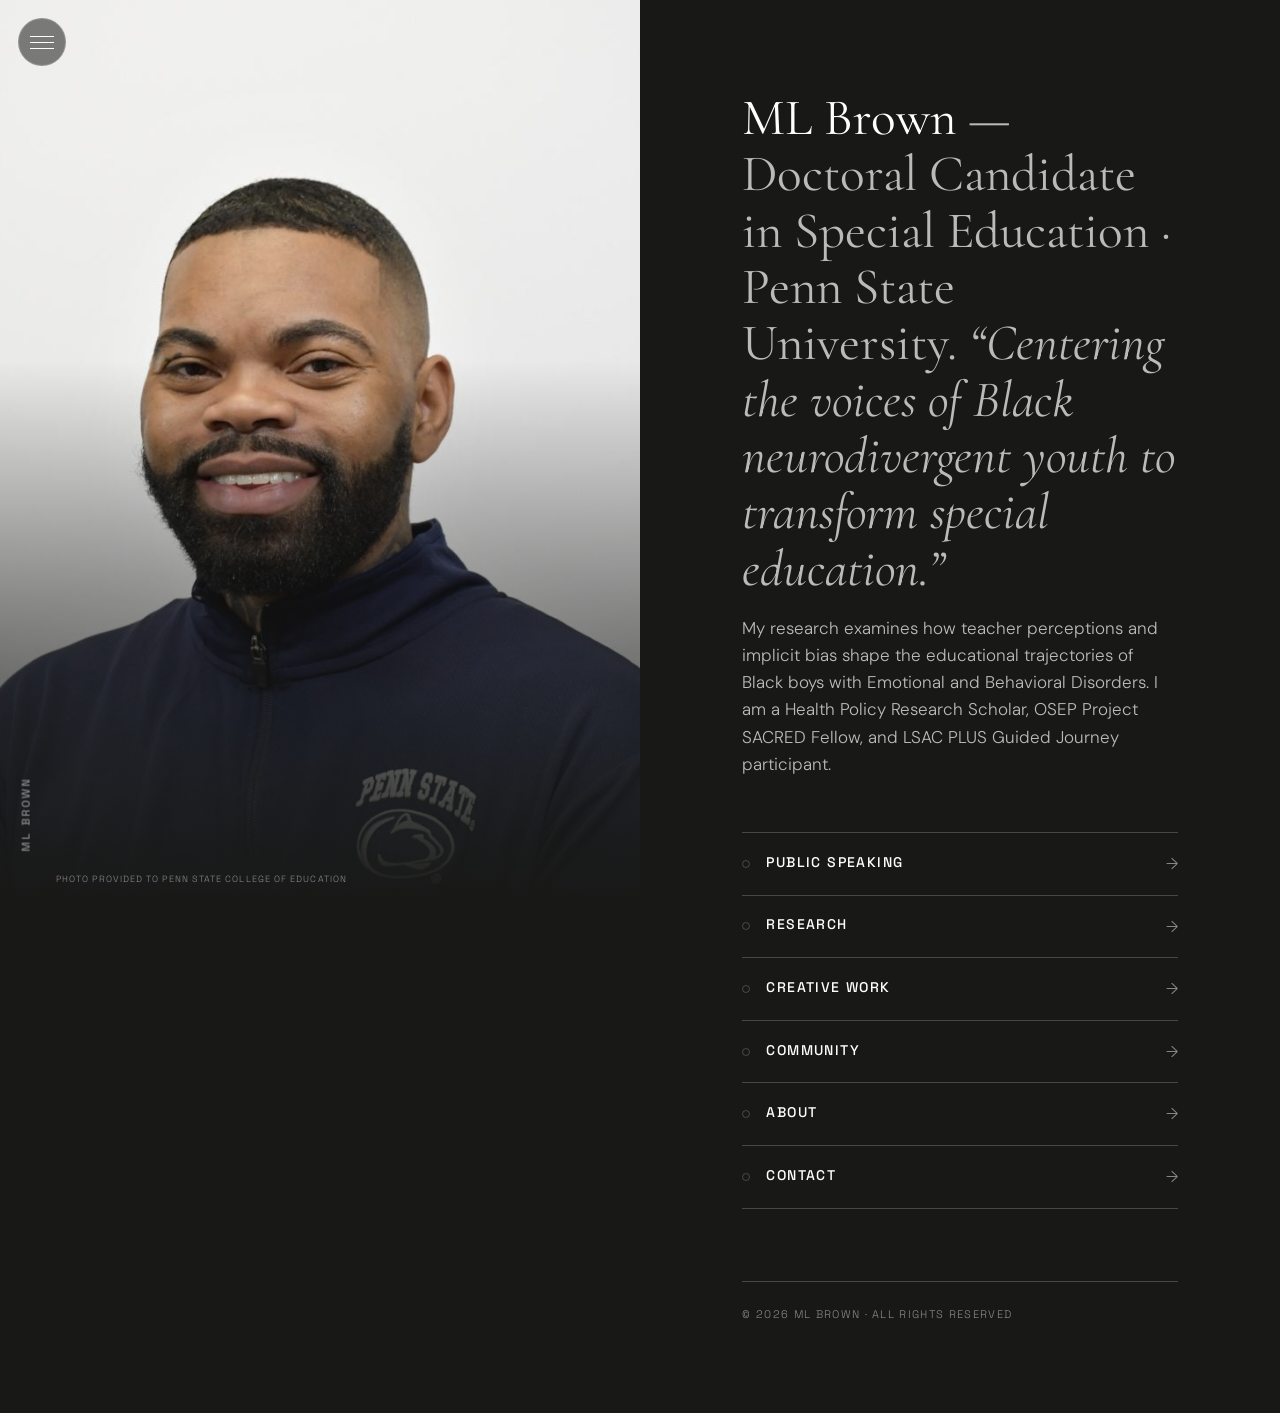
<file: index.html>
<!DOCTYPE html>
<!-- ============================================================
     INDEX.HTML — Home / Cover page
     ML Brown Portfolio · edit text directly in the marked blocks
     ============================================================ -->
<html lang="en">
<head>
  <meta charset="UTF-8">
  <meta name="viewport" content="width=device-width, initial-scale=1.0">
  <title>ML Brown — Doctoral Candidate in Special Education · Penn State University</title>
  <meta name="description" content="ML Brown is a doctoral candidate in Special Education at Penn State University — researcher, advocate, speaker, and author centering the voices of Black neurodivergent youth.">

  <!-- Fonts: Cormorant Garamond (headings) · DM Sans (body) · Space Grotesk (labels) -->
  <link rel="preconnect" href="https://fonts.googleapis.com">
  <link rel="preconnect" href="https://fonts.gstatic.com" crossorigin>
  <link href="https://fonts.googleapis.com/css2?family=Cormorant+Garamond:ital,wght@0,400;0,600;1,400&family=DM+Sans:wght@300;400;500&family=Space+Grotesk:wght@500&display=swap" rel="stylesheet">

  <link rel="stylesheet" href="styles.css">
</head>
<body>

  <!-- ========== NAVBAR (hamburger + slide-in panel) ========== -->
  <div class="navbar">
    <button id="menuButton" class="menu-button" aria-label="Open menu" aria-expanded="false">
      <span class="menu-line"></span>
      <span class="menu-line"></span>
      <span class="menu-line"></span>
    </button>
  </div>
  <div id="navOverlay" class="nav-overlay"></div>
  <nav id="navPanel" class="nav-panel" aria-label="Site navigation">
    <p class="nav-panel-label">ML Brown — Menu</p>
    <a href="index.html" class="current">Home</a>
    <a href="public-speaking.html">Public Speaking</a>
    <a href="research.html">Research</a>
    <a href="creative-work.html">Creative Work</a>
    <a href="community.html">Community</a>
    <a href="about.html">About</a>
    <a href="contact.html">Contact</a>
    <p class="nav-panel-footer">© 2026 ML Brown</p>
  </nav>

  <!-- ========== LEFT PANEL — fixed portrait ========== -->
  <div class="main-photo-wrapper">
    <img class="main-photo"
         src="images/headshot.jpg"
         alt="Portrait of ML Brown smiling in a navy Penn State quarter-zip">
    <div class="photo-area-scrim"></div>
    <p class="photo-credit">Photo provided to Penn State College of Education</p>
  </div>
  <span class="vertical-label">ML Brown</span>

  <!-- ========== RIGHT PANEL — cover content ========== -->
  <main class="content-wrapper">
    <div class="cover-page-intro">
      <!-- EDIT: name, title, and tagline -->
      <h1 class="title-large">
        <span class="text-white">ML Brown</span> — Doctoral Candidate in Special Education · Penn State University.
        <span class="italic-text">&ldquo;Centering the voices of Black neurodivergent youth to transform special education.&rdquo;</span>
      </h1>

      <!-- EDIT: bio blurb -->
      <div class="intro-text-block">
        My research examines how teacher perceptions and implicit bias shape the educational
        trajectories of Black boys with Emotional and Behavioral Disorders. I am a Health Policy
        Research Scholar, OSEP Project SACRED Fellow, and LSAC PLUS Guided Journey participant.
      </div>
    </div>

    <!-- ========== COVER MENU — the text is duplicated in two divs
         on purpose: it powers the slide-up hover reveal ========== -->
    <nav class="cover-page-menu" aria-label="Section navigation">
      <a class="cover-page-link" href="public-speaking.html">
        <div class="cover-link-circle"></div>
        <div class="link-text">
          <div class="link-text-inner">
            <div class="title-small">Public Speaking</div>
            <div class="title-small">Public Speaking</div>
          </div>
        </div>
        <span class="cover-link-arrow">&rarr;</span>
      </a>
      <a class="cover-page-link" href="research.html">
        <div class="cover-link-circle"></div>
        <div class="link-text">
          <div class="link-text-inner">
            <div class="title-small">Research</div>
            <div class="title-small">Research</div>
          </div>
        </div>
        <span class="cover-link-arrow">&rarr;</span>
      </a>
      <a class="cover-page-link" href="creative-work.html">
        <div class="cover-link-circle"></div>
        <div class="link-text">
          <div class="link-text-inner">
            <div class="title-small">Creative Work</div>
            <div class="title-small">Creative Work</div>
          </div>
        </div>
        <span class="cover-link-arrow">&rarr;</span>
      </a>
      <a class="cover-page-link" href="community.html">
        <div class="cover-link-circle"></div>
        <div class="link-text">
          <div class="link-text-inner">
            <div class="title-small">Community</div>
            <div class="title-small">Community</div>
          </div>
        </div>
        <span class="cover-link-arrow">&rarr;</span>
      </a>
      <a class="cover-page-link" href="about.html">
        <div class="cover-link-circle"></div>
        <div class="link-text">
          <div class="link-text-inner">
            <div class="title-small">About</div>
            <div class="title-small">About</div>
          </div>
        </div>
        <span class="cover-link-arrow">&rarr;</span>
      </a>
      <a class="cover-page-link" href="contact.html">
        <div class="cover-link-circle"></div>
        <div class="link-text">
          <div class="link-text-inner">
            <div class="title-small">Contact</div>
            <div class="title-small">Contact</div>
          </div>
        </div>
        <span class="cover-link-arrow">&rarr;</span>
      </a>
    </nav>

    <footer class="site-footer">© 2026 ML Brown · All Rights Reserved</footer>
  </main>

  <!-- ========== BACK TO TOP ========== -->
  <button id="backToTop" class="back-to-top" aria-label="Back to top">&uarr;</button>

  <script src="script.js"></script>
</body>
</html>
</file>
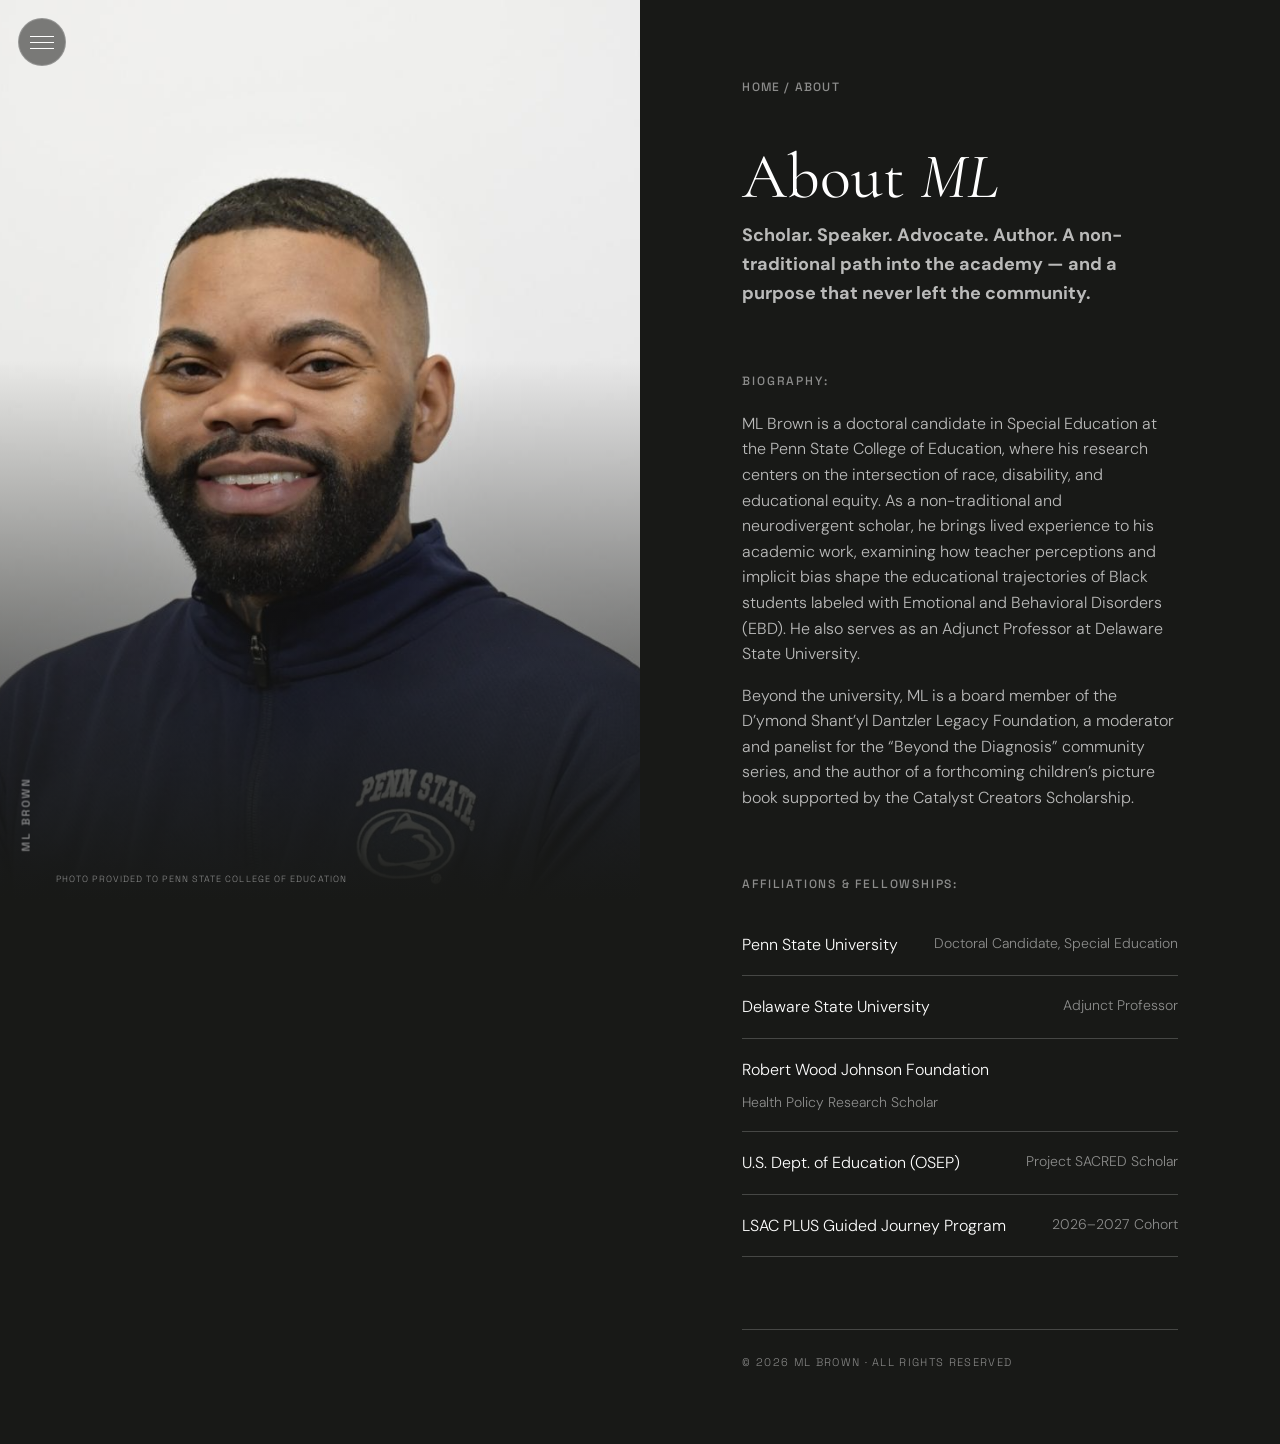
<file: about.html>
<!DOCTYPE html>
<!-- ============================================================
     ABOUT.HTML — About ML Brown
     (This page exists because the home cover menu links to it.)
     ============================================================ -->
<html lang="en">
<head>
  <meta charset="UTF-8">
  <meta name="viewport" content="width=device-width, initial-scale=1.0">
  <title>About — ML Brown</title>
  <meta name="description" content="About ML Brown — doctoral candidate in Special Education at Penn State University, adjunct professor, researcher, advocate, and author.">

  <link rel="preconnect" href="https://fonts.googleapis.com">
  <link rel="preconnect" href="https://fonts.gstatic.com" crossorigin>
  <link href="https://fonts.googleapis.com/css2?family=Cormorant+Garamond:ital,wght@0,400;0,600;1,400&family=DM+Sans:wght@300;400;500&family=Space+Grotesk:wght@500&display=swap" rel="stylesheet">

  <link rel="stylesheet" href="styles.css">
</head>
<body>

  <!-- ========== NAVBAR ========== -->
  <div class="navbar">
    <button id="menuButton" class="menu-button" aria-label="Open menu" aria-expanded="false">
      <span class="menu-line"></span>
      <span class="menu-line"></span>
      <span class="menu-line"></span>
    </button>
  </div>
  <div id="navOverlay" class="nav-overlay"></div>
  <nav id="navPanel" class="nav-panel" aria-label="Site navigation">
    <p class="nav-panel-label">ML Brown — Menu</p>
    <a href="index.html">Home</a>
    <a href="public-speaking.html">Public Speaking</a>
    <a href="research.html">Research</a>
    <a href="creative-work.html">Creative Work</a>
    <a href="community.html">Community</a>
    <a href="about.html" class="current">About</a>
    <a href="contact.html">Contact</a>
    <p class="nav-panel-footer">© 2026 ML Brown</p>
  </nav>

  <!-- ========== LEFT PANEL ========== -->
  <div class="main-photo-wrapper">
    <img class="main-photo"
         src="images/headshot.jpg"
         alt="Portrait of ML Brown smiling in a navy Penn State quarter-zip">
    <div class="photo-area-scrim"></div>
    <p class="photo-credit">Photo provided to Penn State College of Education</p>
  </div>
  <span class="vertical-label">ML Brown</span>

  <!-- ========== RIGHT PANEL ========== -->
  <main class="content-wrapper inner-page">
    <div class="breadcrumb-bar">
      <a href="index.html">Home</a> / About
    </div>

    <div class="page-title">
      <h1 class="title-huge">About <span class="italic-text">ML</span></h1>
      <h2 class="large-text">
        Scholar. Speaker. Advocate. Author. A non-traditional path into the academy —
        and a purpose that never left the community.
      </h2>
    </div>

    <!-- ========== BIO ========== -->
    <div class="section">
      <p class="accent-label">Biography:</p>
      <p style="max-width: 620px;">
        ML Brown is a doctoral candidate in Special Education at the Penn State College of
        Education, where his research centers on the intersection of race, disability, and
        educational equity. As a non-traditional and neurodivergent scholar, he brings lived
        experience to his academic work, examining how teacher perceptions and implicit bias
        shape the educational trajectories of Black students labeled with Emotional and
        Behavioral Disorders (EBD). He also serves as an Adjunct Professor at Delaware State
        University.
      </p>
      <p style="max-width: 620px; margin-top: 16px;">
        Beyond the university, ML is a board member of the D&rsquo;ymond Shant&rsquo;yl Dantzler
        Legacy Foundation, a moderator and panelist for the &ldquo;Beyond the Diagnosis&rdquo;
        community series, and the author of a forthcoming children&rsquo;s picture book
        supported by the Catalyst Creators Scholarship.
      </p>
    </div>

    <!-- ========== AFFILIATIONS ========== -->
    <div class="section">
      <p class="accent-label">Affiliations &amp; Fellowships:</p>
      <div class="event-item">
        <span class="event-name">Penn State University</span>
        <span class="event-meta">Doctoral Candidate, Special Education</span>
      </div>
      <div class="event-item">
        <span class="event-name">Delaware State University</span>
        <span class="event-meta">Adjunct Professor</span>
      </div>
      <div class="event-item">
        <span class="event-name">Robert Wood Johnson Foundation</span>
        <span class="event-meta">Health Policy Research Scholar</span>
      </div>
      <div class="event-item">
        <span class="event-name">U.S. Dept. of Education (OSEP)</span>
        <span class="event-meta">Project SACRED Scholar</span>
      </div>
      <div class="event-item">
        <span class="event-name">LSAC PLUS Guided Journey Program</span>
        <span class="event-meta">2026–2027 Cohort</span>
      </div>
    </div>

    <footer class="site-footer">© 2026 ML Brown · All Rights Reserved</footer>
  </main>

  <button id="backToTop" class="back-to-top" aria-label="Back to top">&uarr;</button>
  <script src="script.js"></script>
</body>
</html>
</file>
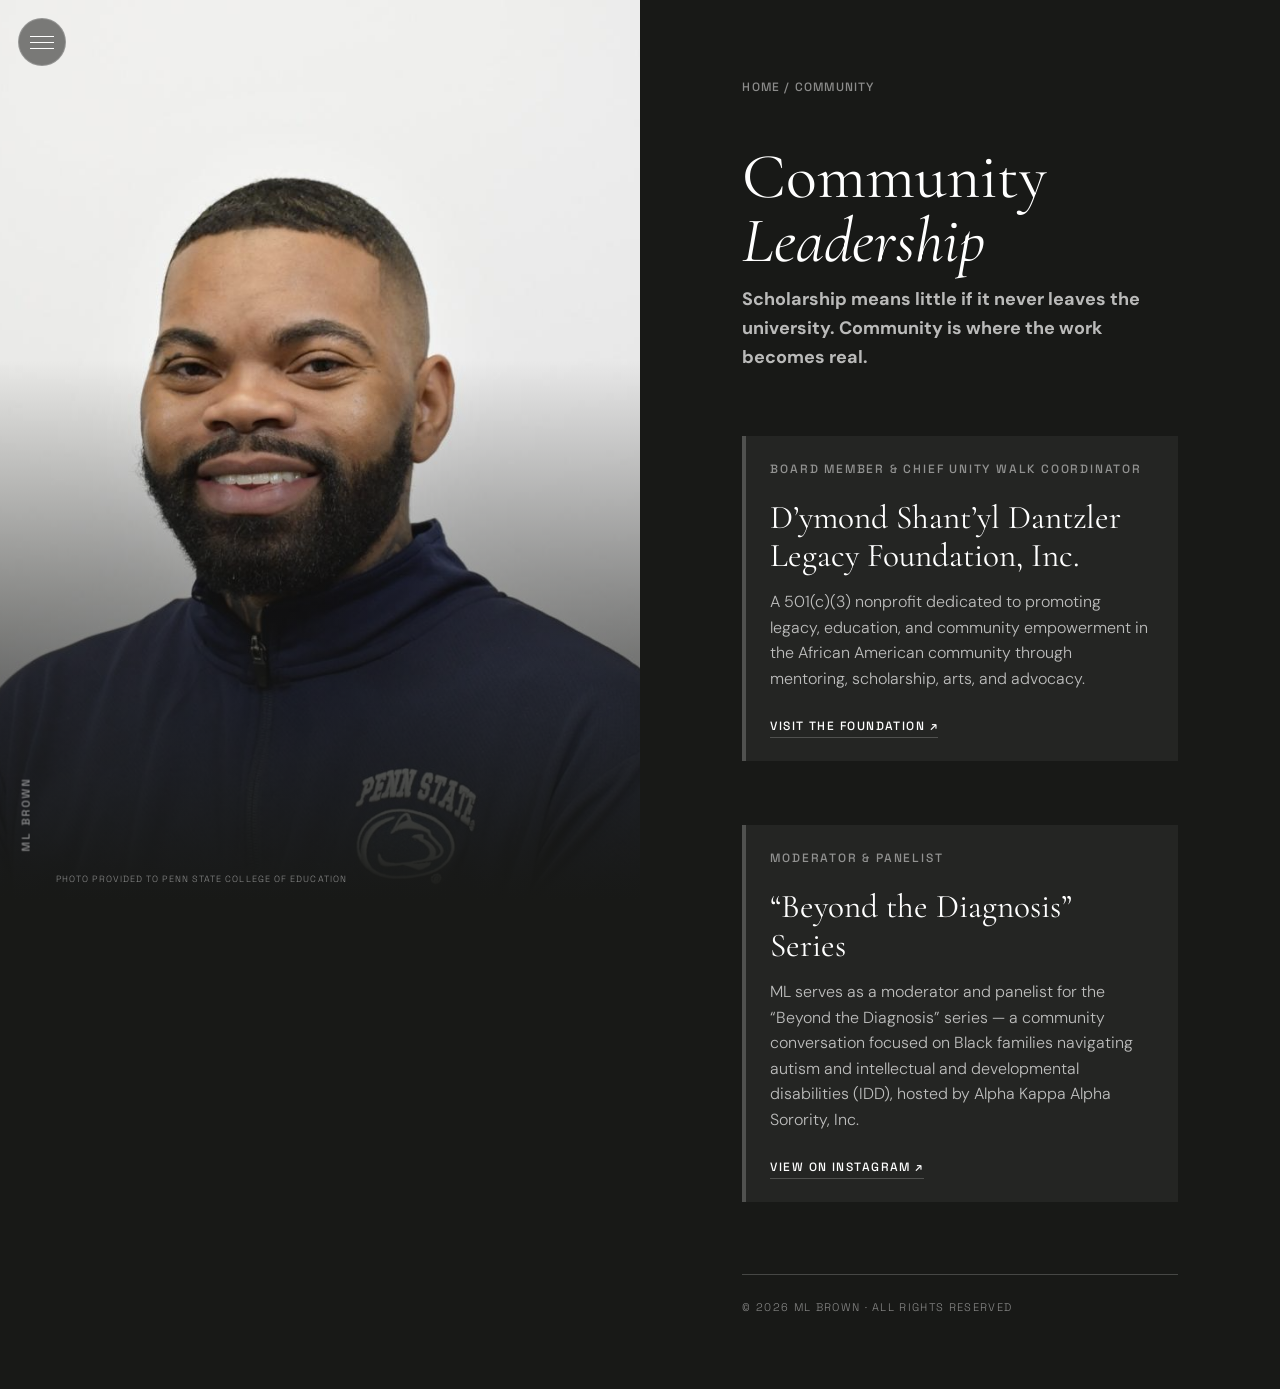
<file: community.html>
<!DOCTYPE html>
<!-- ============================================================
     COMMUNITY.HTML — Community Leadership & Advocacy
     ============================================================ -->
<html lang="en">
<head>
  <meta charset="UTF-8">
  <meta name="viewport" content="width=device-width, initial-scale=1.0">
  <title>Community — ML Brown</title>
  <meta name="description" content="ML Brown's community leadership: DSD Legacy Foundation board service and the Beyond the Diagnosis community conversation series.">

  <link rel="preconnect" href="https://fonts.googleapis.com">
  <link rel="preconnect" href="https://fonts.gstatic.com" crossorigin>
  <link href="https://fonts.googleapis.com/css2?family=Cormorant+Garamond:ital,wght@0,400;0,600;1,400&family=DM+Sans:wght@300;400;500&family=Space+Grotesk:wght@500&display=swap" rel="stylesheet">

  <link rel="stylesheet" href="styles.css">
</head>
<body>

  <!-- ========== NAVBAR ========== -->
  <div class="navbar">
    <button id="menuButton" class="menu-button" aria-label="Open menu" aria-expanded="false">
      <span class="menu-line"></span>
      <span class="menu-line"></span>
      <span class="menu-line"></span>
    </button>
  </div>
  <div id="navOverlay" class="nav-overlay"></div>
  <nav id="navPanel" class="nav-panel" aria-label="Site navigation">
    <p class="nav-panel-label">ML Brown — Menu</p>
    <a href="index.html">Home</a>
    <a href="public-speaking.html">Public Speaking</a>
    <a href="research.html">Research</a>
    <a href="creative-work.html">Creative Work</a>
    <a href="community.html" class="current">Community</a>
    <a href="about.html">About</a>
    <a href="contact.html">Contact</a>
    <p class="nav-panel-footer">© 2026 ML Brown</p>
  </nav>

  <!-- ========== LEFT PANEL ========== -->
  <div class="main-photo-wrapper">
    <img class="main-photo"
         src="images/headshot.jpg"
         alt="Portrait of ML Brown smiling in a navy Penn State quarter-zip">
    <div class="photo-area-scrim"></div>
    <p class="photo-credit">Photo provided to Penn State College of Education</p>
  </div>
  <span class="vertical-label">ML Brown</span>

  <!-- ========== RIGHT PANEL ========== -->
  <main class="content-wrapper inner-page">
    <div class="breadcrumb-bar">
      <a href="index.html">Home</a> / Community
    </div>

    <div class="page-title">
      <h1 class="title-huge">Community <span class="italic-text">Leadership</span></h1>
      <h2 class="large-text">
        Scholarship means little if it never leaves the university. Community is where the
        work becomes real.
      </h2>
    </div>

    <!-- ========== DSD LEGACY FOUNDATION ========== -->
    <div class="section">
      <div class="card card-accent-left">
        <p class="accent-label">Board Member &amp; Chief Unity Walk Coordinator</p>
        <h3 class="title-medium">D&rsquo;ymond Shant&rsquo;yl Dantzler Legacy Foundation, Inc.</h3>
        <p style="margin-top: 14px; max-width: 640px;">
          A 501(c)(3) nonprofit dedicated to promoting legacy, education, and community
          empowerment in the African American community through mentoring, scholarship,
          arts, and advocacy.
        </p>
        <p style="margin-top: 20px;">
          <a class="text-link" href="https://www.dsdlegacyfoundation.com" target="_blank" rel="noopener">Visit the Foundation &nearr;</a>
        </p>
      </div>
    </div>

    <!-- ========== BEYOND THE DIAGNOSIS ========== -->
    <div class="section">
      <div class="card card-accent-left">
        <p class="accent-label">Moderator &amp; Panelist</p>
        <h3 class="title-medium">&ldquo;Beyond the Diagnosis&rdquo; Series</h3>
        <p style="margin-top: 14px; max-width: 640px;">
          ML serves as a moderator and panelist for the &ldquo;Beyond the Diagnosis&rdquo;
          series — a community conversation focused on Black families navigating autism and
          intellectual and developmental disabilities (IDD), hosted by Alpha Kappa Alpha
          Sorority, Inc.
        </p>
        <p style="margin-top: 20px;">
          <a class="text-link" href="https://www.instagram.com/p/DY5OFkAE56u/" target="_blank" rel="noopener">View on Instagram &nearr;</a>
        </p>
      </div>
    </div>

    <footer class="site-footer">© 2026 ML Brown · All Rights Reserved</footer>
  </main>

  <button id="backToTop" class="back-to-top" aria-label="Back to top">&uarr;</button>
  <script src="script.js"></script>
</body>
</html>
</file>
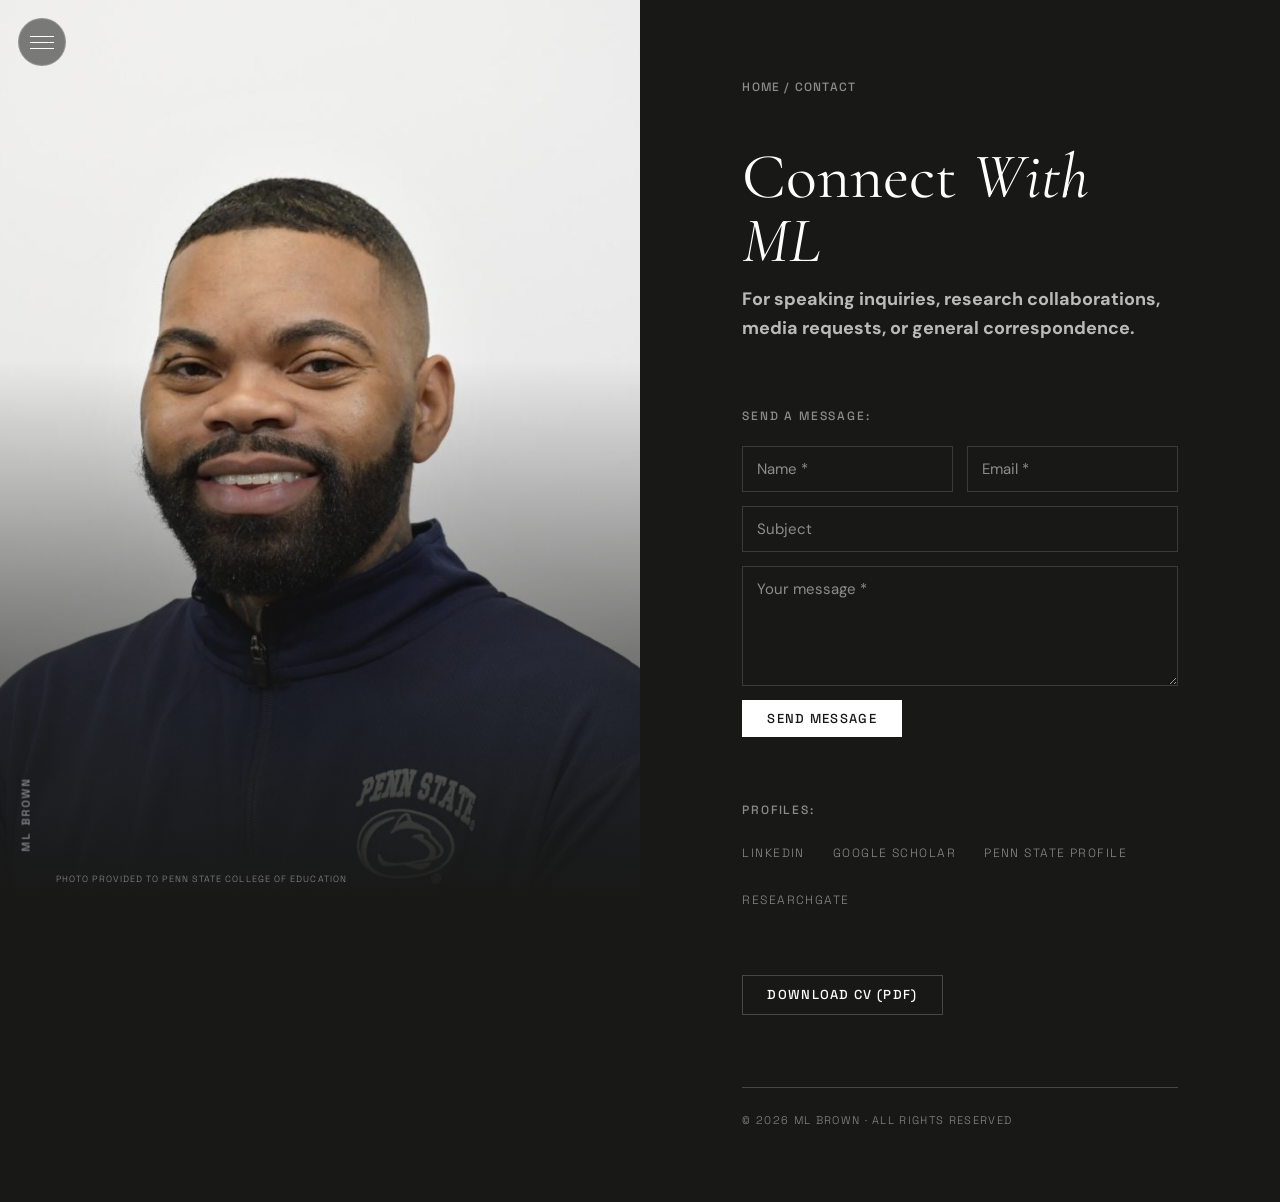
<file: contact.html>
<!DOCTYPE html>
<!-- ============================================================
     CONTACT.HTML — Connect With ML
     ============================================================ -->
<html lang="en">
<head>
  <meta charset="UTF-8">
  <meta name="viewport" content="width=device-width, initial-scale=1.0">
  <title>Contact — ML Brown</title>
  <meta name="description" content="Connect with ML Brown for speaking inquiries, research collaborations, media requests, or general correspondence.">

  <link rel="preconnect" href="https://fonts.googleapis.com">
  <link rel="preconnect" href="https://fonts.gstatic.com" crossorigin>
  <link href="https://fonts.googleapis.com/css2?family=Cormorant+Garamond:ital,wght@0,400;0,600;1,400&family=DM+Sans:wght@300;400;500&family=Space+Grotesk:wght@500&display=swap" rel="stylesheet">

  <link rel="stylesheet" href="styles.css">
</head>
<body>

  <!-- ========== NAVBAR ========== -->
  <div class="navbar">
    <button id="menuButton" class="menu-button" aria-label="Open menu" aria-expanded="false">
      <span class="menu-line"></span>
      <span class="menu-line"></span>
      <span class="menu-line"></span>
    </button>
  </div>
  <div id="navOverlay" class="nav-overlay"></div>
  <nav id="navPanel" class="nav-panel" aria-label="Site navigation">
    <p class="nav-panel-label">ML Brown — Menu</p>
    <a href="index.html">Home</a>
    <a href="public-speaking.html">Public Speaking</a>
    <a href="research.html">Research</a>
    <a href="creative-work.html">Creative Work</a>
    <a href="community.html">Community</a>
    <a href="about.html">About</a>
    <a href="contact.html" class="current">Contact</a>
    <p class="nav-panel-footer">© 2026 ML Brown</p>
  </nav>

  <!-- ========== LEFT PANEL ========== -->
  <div class="main-photo-wrapper">
    <img class="main-photo"
         src="images/headshot.jpg"
         alt="Portrait of ML Brown smiling in a navy Penn State quarter-zip">
    <div class="photo-area-scrim"></div>
    <p class="photo-credit">Photo provided to Penn State College of Education</p>
  </div>
  <span class="vertical-label">ML Brown</span>

  <!-- ========== RIGHT PANEL ========== -->
  <main class="content-wrapper inner-page">
    <div class="breadcrumb-bar">
      <a href="index.html">Home</a> / Contact
    </div>

    <div class="page-title">
      <h1 class="title-huge">Connect <span class="italic-text">With ML</span></h1>
      <h2 class="large-text">
        For speaking inquiries, research collaborations, media requests, or general
        correspondence.
      </h2>
    </div>

    <!-- ========== CONTACT FORM ========== -->
    <div class="section">
      <p class="accent-label">Send a Message:</p>
      <!-- Front-end only; see script.js for how to connect a form service -->
      <form class="form-grid" data-confirm="contactConfirm">
        <input type="text" name="name" class="form-field" placeholder="Name *" required>
        <input type="email" name="email" class="form-field" placeholder="Email *" required>
        <input type="text" name="subject" class="form-field full-width" placeholder="Subject">
        <textarea name="message" class="form-field full-width" placeholder="Your message *" required></textarea>
        <div class="full-width">
          <button type="submit" class="submit-button">Send Message</button>
          <p id="contactConfirm" class="form-confirm">Thank you — your message has been received.</p>
        </div>
      </form>
    </div>

    <!-- ========== PROFILE LINKS ========== -->
    <div class="section">
      <p class="accent-label">Profiles:</p>
      <!-- EDIT: replace # with real profile URLs when available -->
      <div class="links-row">
        <a href="#">LinkedIn</a>
        <a href="#">Google Scholar</a>
        <a href="#">Penn State Profile</a>
        <a href="#">ResearchGate</a>
      </div>
    </div>

    <!-- ========== CV DOWNLOAD ========== -->
    <div class="section">
      <!-- EDIT: point href at the CV PDF when available -->
      <a href="#" class="outline-button">Download CV (PDF)</a>
    </div>

    <footer class="site-footer">© 2026 ML Brown · All Rights Reserved</footer>
  </main>

  <button id="backToTop" class="back-to-top" aria-label="Back to top">&uarr;</button>
  <script src="script.js"></script>
</body>
</html>
</file>
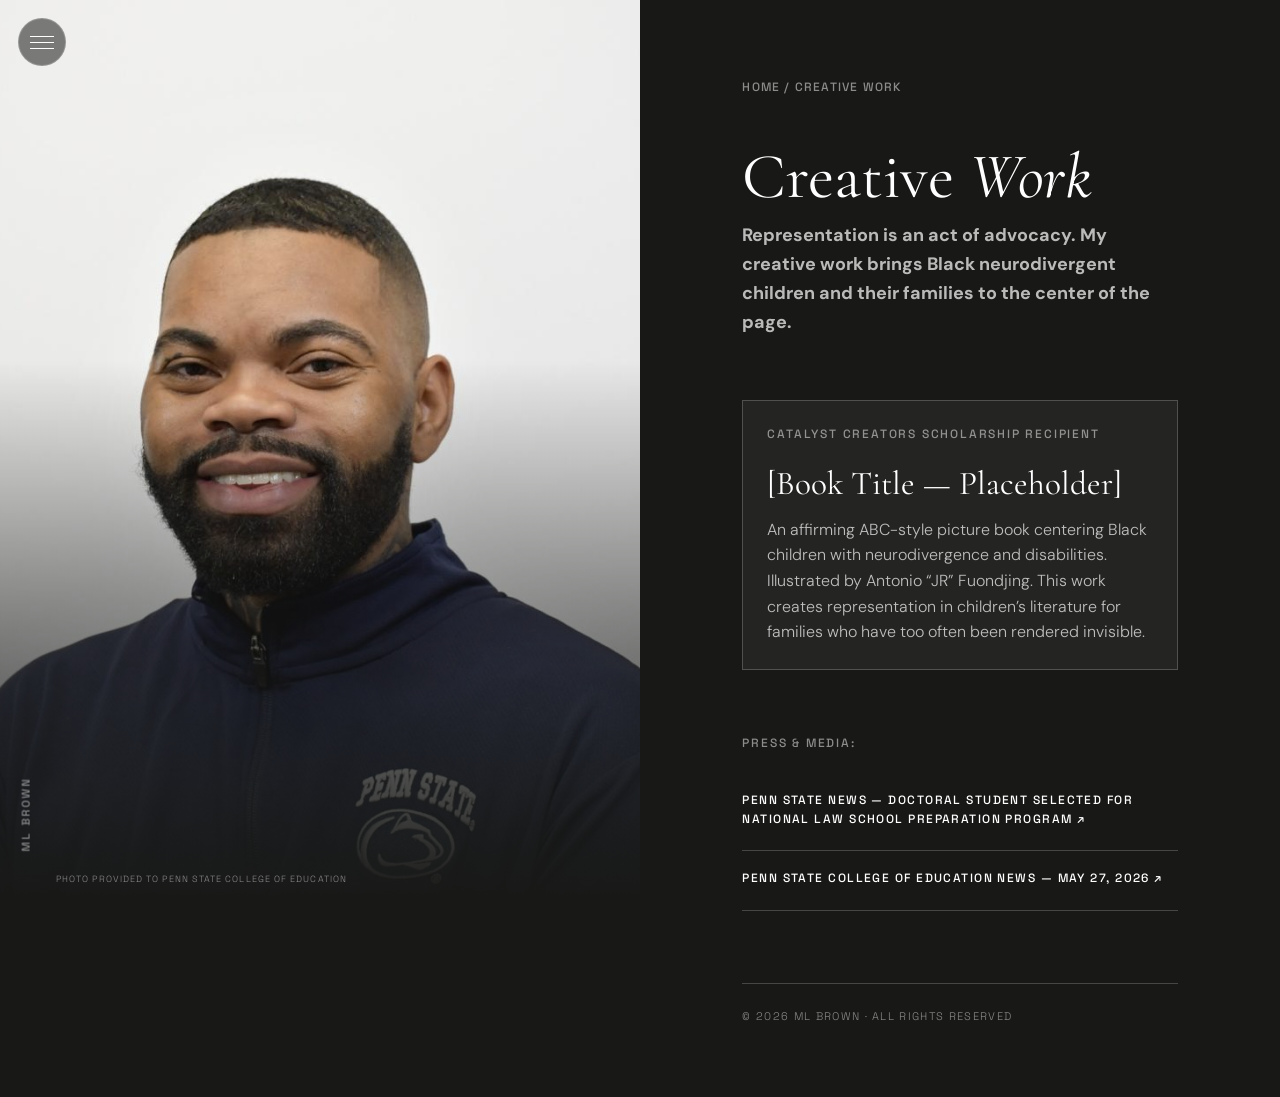
<file: creative-work.html>
<!DOCTYPE html>
<!-- ============================================================
     CREATIVE-WORK.HTML — Creative Work & Authorship
     ============================================================ -->
<html lang="en">
<head>
  <meta charset="UTF-8">
  <meta name="viewport" content="width=device-width, initial-scale=1.0">
  <title>Creative Work — ML Brown</title>
  <meta name="description" content="ML Brown's creative work, including an affirming ABC-style picture book centering Black children with neurodivergence and disabilities.">

  <link rel="preconnect" href="https://fonts.googleapis.com">
  <link rel="preconnect" href="https://fonts.gstatic.com" crossorigin>
  <link href="https://fonts.googleapis.com/css2?family=Cormorant+Garamond:ital,wght@0,400;0,600;1,400&family=DM+Sans:wght@300;400;500&family=Space+Grotesk:wght@500&display=swap" rel="stylesheet">

  <link rel="stylesheet" href="styles.css">
</head>
<body>

  <!-- ========== NAVBAR ========== -->
  <div class="navbar">
    <button id="menuButton" class="menu-button" aria-label="Open menu" aria-expanded="false">
      <span class="menu-line"></span>
      <span class="menu-line"></span>
      <span class="menu-line"></span>
    </button>
  </div>
  <div id="navOverlay" class="nav-overlay"></div>
  <nav id="navPanel" class="nav-panel" aria-label="Site navigation">
    <p class="nav-panel-label">ML Brown — Menu</p>
    <a href="index.html">Home</a>
    <a href="public-speaking.html">Public Speaking</a>
    <a href="research.html">Research</a>
    <a href="creative-work.html" class="current">Creative Work</a>
    <a href="community.html">Community</a>
    <a href="about.html">About</a>
    <a href="contact.html">Contact</a>
    <p class="nav-panel-footer">© 2026 ML Brown</p>
  </nav>

  <!-- ========== LEFT PANEL ========== -->
  <div class="main-photo-wrapper">
    <img class="main-photo"
         src="images/headshot.jpg"
         alt="Portrait of ML Brown smiling in a navy Penn State quarter-zip">
    <div class="photo-area-scrim"></div>
    <p class="photo-credit">Photo provided to Penn State College of Education</p>
  </div>
  <span class="vertical-label">ML Brown</span>

  <!-- ========== RIGHT PANEL ========== -->
  <main class="content-wrapper inner-page">
    <div class="breadcrumb-bar">
      <a href="index.html">Home</a> / Creative Work
    </div>

    <div class="page-title">
      <h1 class="title-huge">Creative <span class="italic-text">Work</span></h1>
      <h2 class="large-text">
        Representation is an act of advocacy. My creative work brings Black neurodivergent
        children and their families to the center of the page.
      </h2>
    </div>

    <!-- ========== PICTURE BOOK FEATURE ========== -->
    <div class="section">
      <div class="card">
        <p class="accent-label">Catalyst Creators Scholarship Recipient</p>
        <!-- EDIT: replace with the real book title when announced -->
        <h3 class="title-medium">[Book Title — Placeholder]</h3>
        <p style="margin-top: 14px; max-width: 640px;">
          An affirming ABC-style picture book centering Black children with neurodivergence and
          disabilities. Illustrated by Antonio &ldquo;JR&rdquo; Fuondjing. This work creates
          representation in children&rsquo;s literature for families who have too often been
          rendered invisible.
        </p>
      </div>
    </div>

    <!-- ========== PRESS / MEDIA ========== -->
    <div class="section">
      <p class="accent-label">Press &amp; Media:</p>
      <div class="event-item">
        <a class="event-name text-link" style="border: none;"
           href="https://www.psu.edu/news/education/story/doctoral-student-selected-national-law-school-preparation-program"
           target="_blank" rel="noopener">
          Penn State News — Doctoral student selected for national law school preparation program &nearr;
        </a>
      </div>
      <div class="event-item">
        <a class="event-name text-link" style="border: none;"
           href="https://www.psu.edu/news/education/story/college-education-news-may-27-2026"
           target="_blank" rel="noopener">
          Penn State College of Education News — May 27, 2026 &nearr;
        </a>
      </div>
    </div>

    <footer class="site-footer">© 2026 ML Brown · All Rights Reserved</footer>
  </main>

  <button id="backToTop" class="back-to-top" aria-label="Back to top">&uarr;</button>
  <script src="script.js"></script>
</body>
</html>
</file>
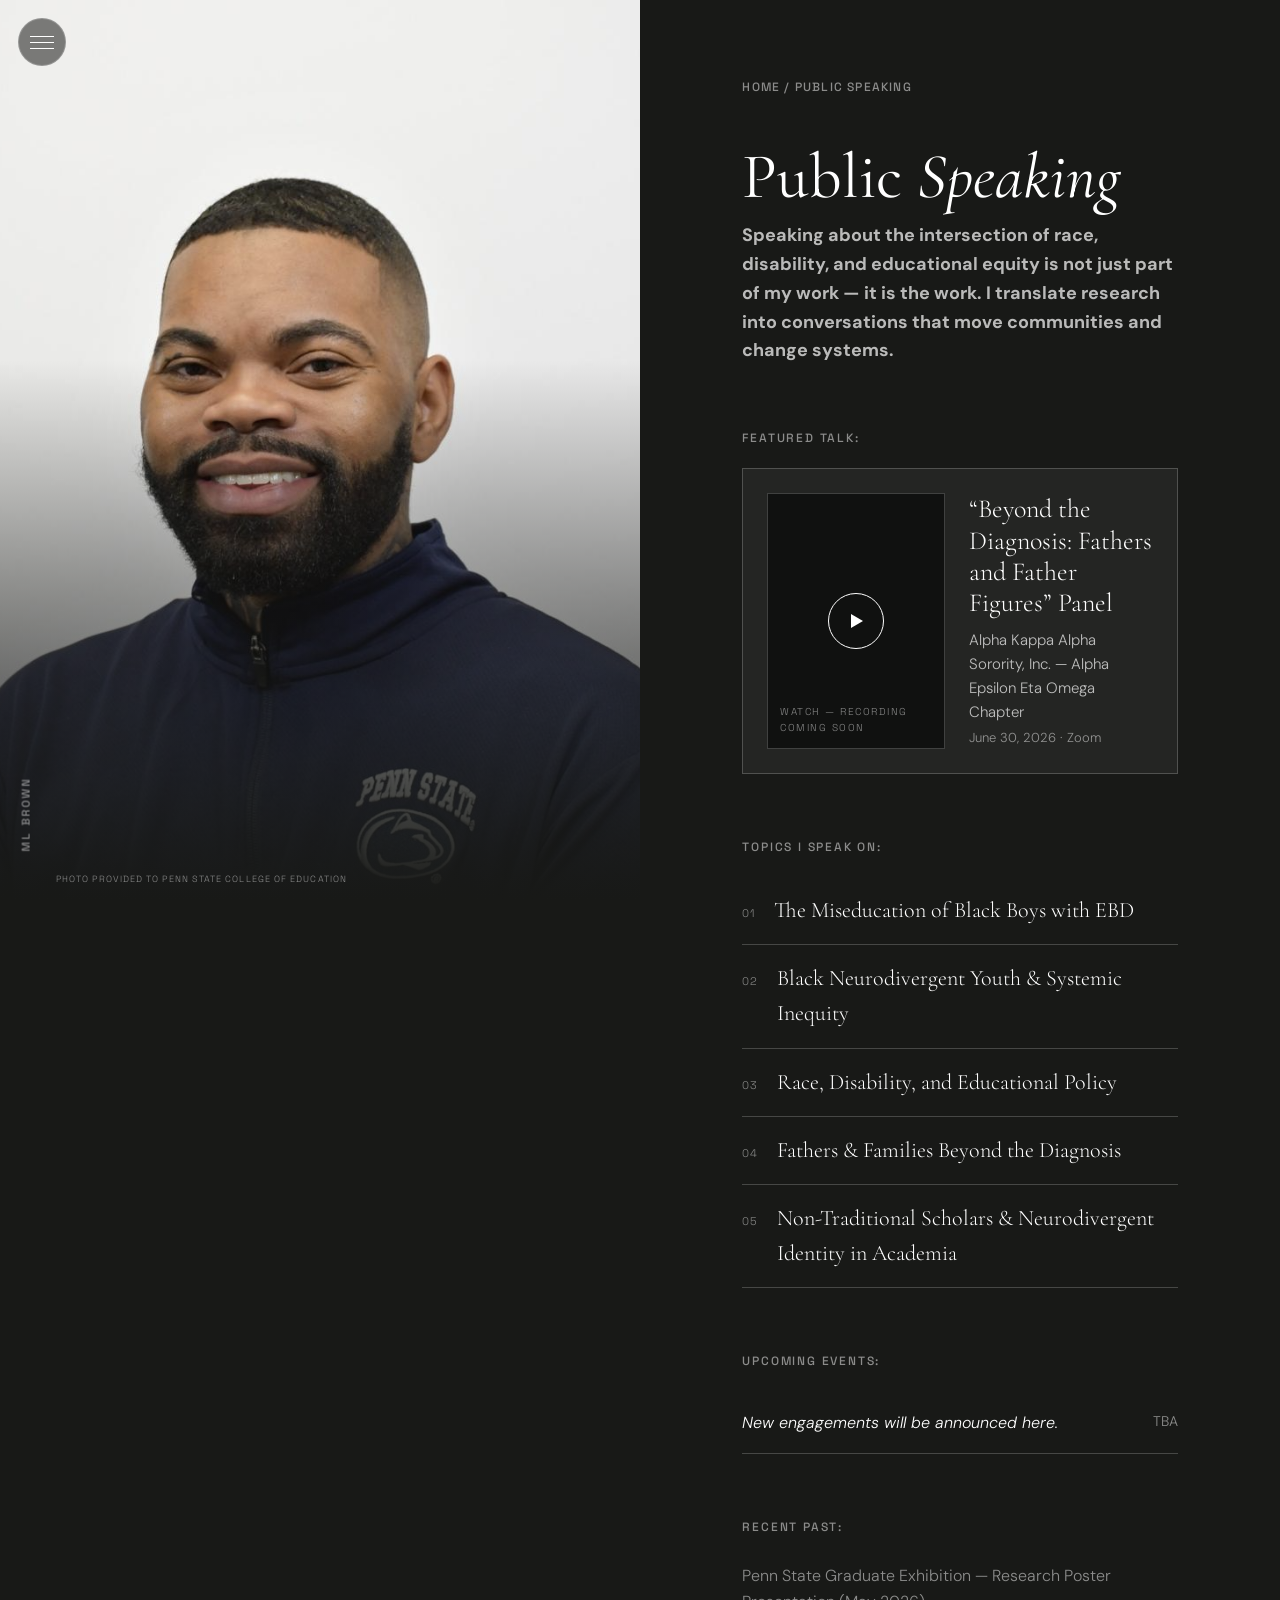
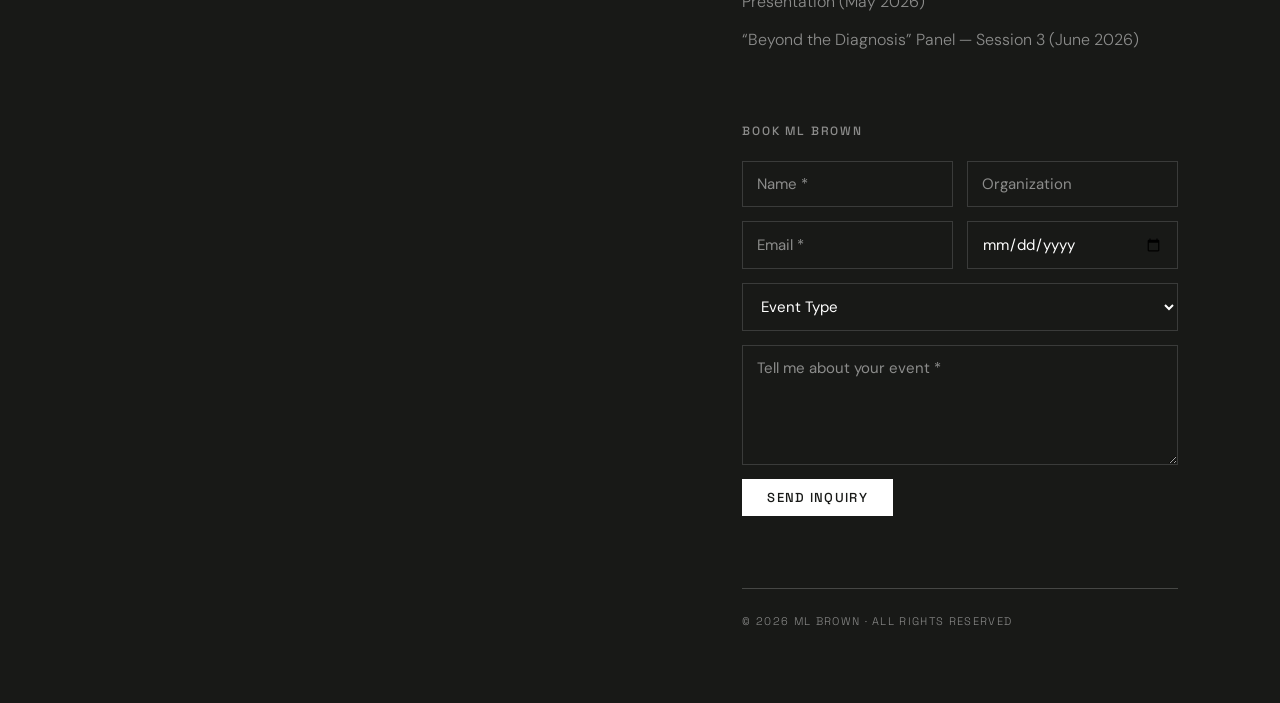
<file: public-speaking.html>
<!DOCTYPE html>
<!-- ============================================================
     PUBLIC-SPEAKING.HTML — Speaking & Booking
     ============================================================ -->
<html lang="en">
<head>
  <meta charset="UTF-8">
  <meta name="viewport" content="width=device-width, initial-scale=1.0">
  <title>Public Speaking — ML Brown</title>
  <meta name="description" content="Book ML Brown for keynotes, panels, lectures, and community conversations on special education equity, neurodiversity, and disability policy.">

  <link rel="preconnect" href="https://fonts.googleapis.com">
  <link rel="preconnect" href="https://fonts.gstatic.com" crossorigin>
  <link href="https://fonts.googleapis.com/css2?family=Cormorant+Garamond:ital,wght@0,400;0,600;1,400&family=DM+Sans:wght@300;400;500&family=Space+Grotesk:wght@500&display=swap" rel="stylesheet">

  <link rel="stylesheet" href="styles.css">
</head>
<body>

  <!-- ========== NAVBAR ========== -->
  <div class="navbar">
    <button id="menuButton" class="menu-button" aria-label="Open menu" aria-expanded="false">
      <span class="menu-line"></span>
      <span class="menu-line"></span>
      <span class="menu-line"></span>
    </button>
  </div>
  <div id="navOverlay" class="nav-overlay"></div>
  <nav id="navPanel" class="nav-panel" aria-label="Site navigation">
    <p class="nav-panel-label">ML Brown — Menu</p>
    <a href="index.html">Home</a>
    <a href="public-speaking.html" class="current">Public Speaking</a>
    <a href="research.html">Research</a>
    <a href="creative-work.html">Creative Work</a>
    <a href="community.html">Community</a>
    <a href="about.html">About</a>
    <a href="contact.html">Contact</a>
    <p class="nav-panel-footer">© 2026 ML Brown</p>
  </nav>

  <!-- ========== LEFT PANEL ========== -->
  <div class="main-photo-wrapper">
    <img class="main-photo"
         src="images/headshot.jpg"
         alt="Portrait of ML Brown smiling in a navy Penn State quarter-zip">
    <div class="photo-area-scrim"></div>
    <p class="photo-credit">Photo provided to Penn State College of Education</p>
  </div>
  <span class="vertical-label">ML Brown</span>

  <!-- ========== RIGHT PANEL ========== -->
  <main class="content-wrapper inner-page">
    <div class="breadcrumb-bar">
      <a href="index.html">Home</a> / Public Speaking
    </div>

    <div class="page-title">
      <h1 class="title-huge">Public <span class="italic-text">Speaking</span></h1>
      <!-- EDIT: page intro -->
      <h2 class="large-text">
        Speaking about the intersection of race, disability, and educational equity is not
        just part of my work — it is the work. I translate research into conversations that
        move communities and change systems.
      </h2>
    </div>

    <!-- ========== FEATURED TALK ========== -->
    <div class="section">
      <p class="accent-label">Featured Talk:</p>
      <div class="horizontal-video-section">
        <!-- To show a real video: add data-youtube-id="VIDEO_ID" below
             (the part after watch?v= in the YouTube URL) -->
        <div id="videoThumb" class="video-thumb" data-youtube-id="" role="button" tabindex="0" aria-label="Play featured talk">
          <div class="play-button"></div>
          <span class="thumb-note">Watch — recording coming soon</span>
        </div>
        <div class="video-meta">
          <p class="talk-title">&ldquo;Beyond the Diagnosis: Fathers and Father Figures&rdquo; Panel</p>
          <p class="talk-host">Alpha Kappa Alpha Sorority, Inc. — Alpha Epsilon Eta Omega Chapter</p>
          <p class="talk-date">June 30, 2026 · Zoom</p>
        </div>
      </div>
    </div>

    <!-- ========== TOPICS ========== -->
    <div class="section">
      <p class="accent-label">Topics I Speak On:</p>
      <div class="topic-item">
        <span class="topic-num">01</span>
        <span class="topic-name">The Miseducation of Black Boys with EBD</span>
      </div>
      <div class="topic-item">
        <span class="topic-num">02</span>
        <span class="topic-name">Black Neurodivergent Youth &amp; Systemic Inequity</span>
      </div>
      <div class="topic-item">
        <span class="topic-num">03</span>
        <span class="topic-name">Race, Disability, and Educational Policy</span>
      </div>
      <div class="topic-item">
        <span class="topic-num">04</span>
        <span class="topic-name">Fathers &amp; Families Beyond the Diagnosis</span>
      </div>
      <div class="topic-item">
        <span class="topic-num">05</span>
        <span class="topic-name">Non-Traditional Scholars &amp; Neurodivergent Identity in Academia</span>
      </div>
    </div>

    <!-- ========== UPCOMING EVENTS ========== -->
    <div class="section">
      <p class="accent-label">Upcoming Events:</p>
      <!-- EDIT: replace the placeholder with real events, one .event-item per event -->
      <div class="event-item">
        <span class="event-name muted italic-text">New engagements will be announced here.</span>
        <span class="event-meta">TBA</span>
      </div>
    </div>

    <!-- ========== RECENT PAST ========== -->
    <div class="section">
      <p class="accent-label">Recent Past:</p>
      <ul class="plain-list">
        <li>Penn State Graduate Exhibition — Research Poster Presentation (May 2026)</li>
        <li>&ldquo;Beyond the Diagnosis&rdquo; Panel — Session 3 (June 2026)</li>
      </ul>
    </div>

    <!-- ========== BOOKING FORM ========== -->
    <div class="section">
      <p class="accent-label">Book ML Brown</p>
      <!-- Front-end only; see script.js for how to connect a form service -->
      <form class="form-grid" data-confirm="bookingConfirm">
        <input type="text" name="name" class="form-field" placeholder="Name *" required>
        <input type="text" name="organization" class="form-field" placeholder="Organization">
        <input type="email" name="email" class="form-field" placeholder="Email *" required>
        <input type="date" name="eventDate" class="form-field" aria-label="Event date">
        <select name="eventType" class="form-field full-width" aria-label="Event type">
          <option value="" disabled selected>Event Type</option>
          <option>Keynote</option>
          <option>Panel</option>
          <option>Lecture</option>
          <option>Community Event</option>
          <option>Other</option>
        </select>
        <textarea name="message" class="form-field full-width" placeholder="Tell me about your event *" required></textarea>
        <div class="full-width">
          <button type="submit" class="submit-button">Send Inquiry</button>
          <p id="bookingConfirm" class="form-confirm">Thank you — your inquiry has been received.</p>
        </div>
      </form>
    </div>

    <footer class="site-footer">© 2026 ML Brown · All Rights Reserved</footer>
  </main>

  <!-- ========== VIDEO LIGHTBOX ========== -->
  <div id="videoLightbox" class="lightbox" aria-hidden="true">
    <div class="lightbox-content">
      <button id="lightboxClose" class="lightbox-close" aria-label="Close video">Close ✕</button>
      <div id="lightboxBody" style="width:100%;height:100%;display:flex;align-items:center;justify-content:center;"></div>
    </div>
  </div>

  <button id="backToTop" class="back-to-top" aria-label="Back to top">&uarr;</button>
  <script src="script.js"></script>
</body>
</html>
</file>
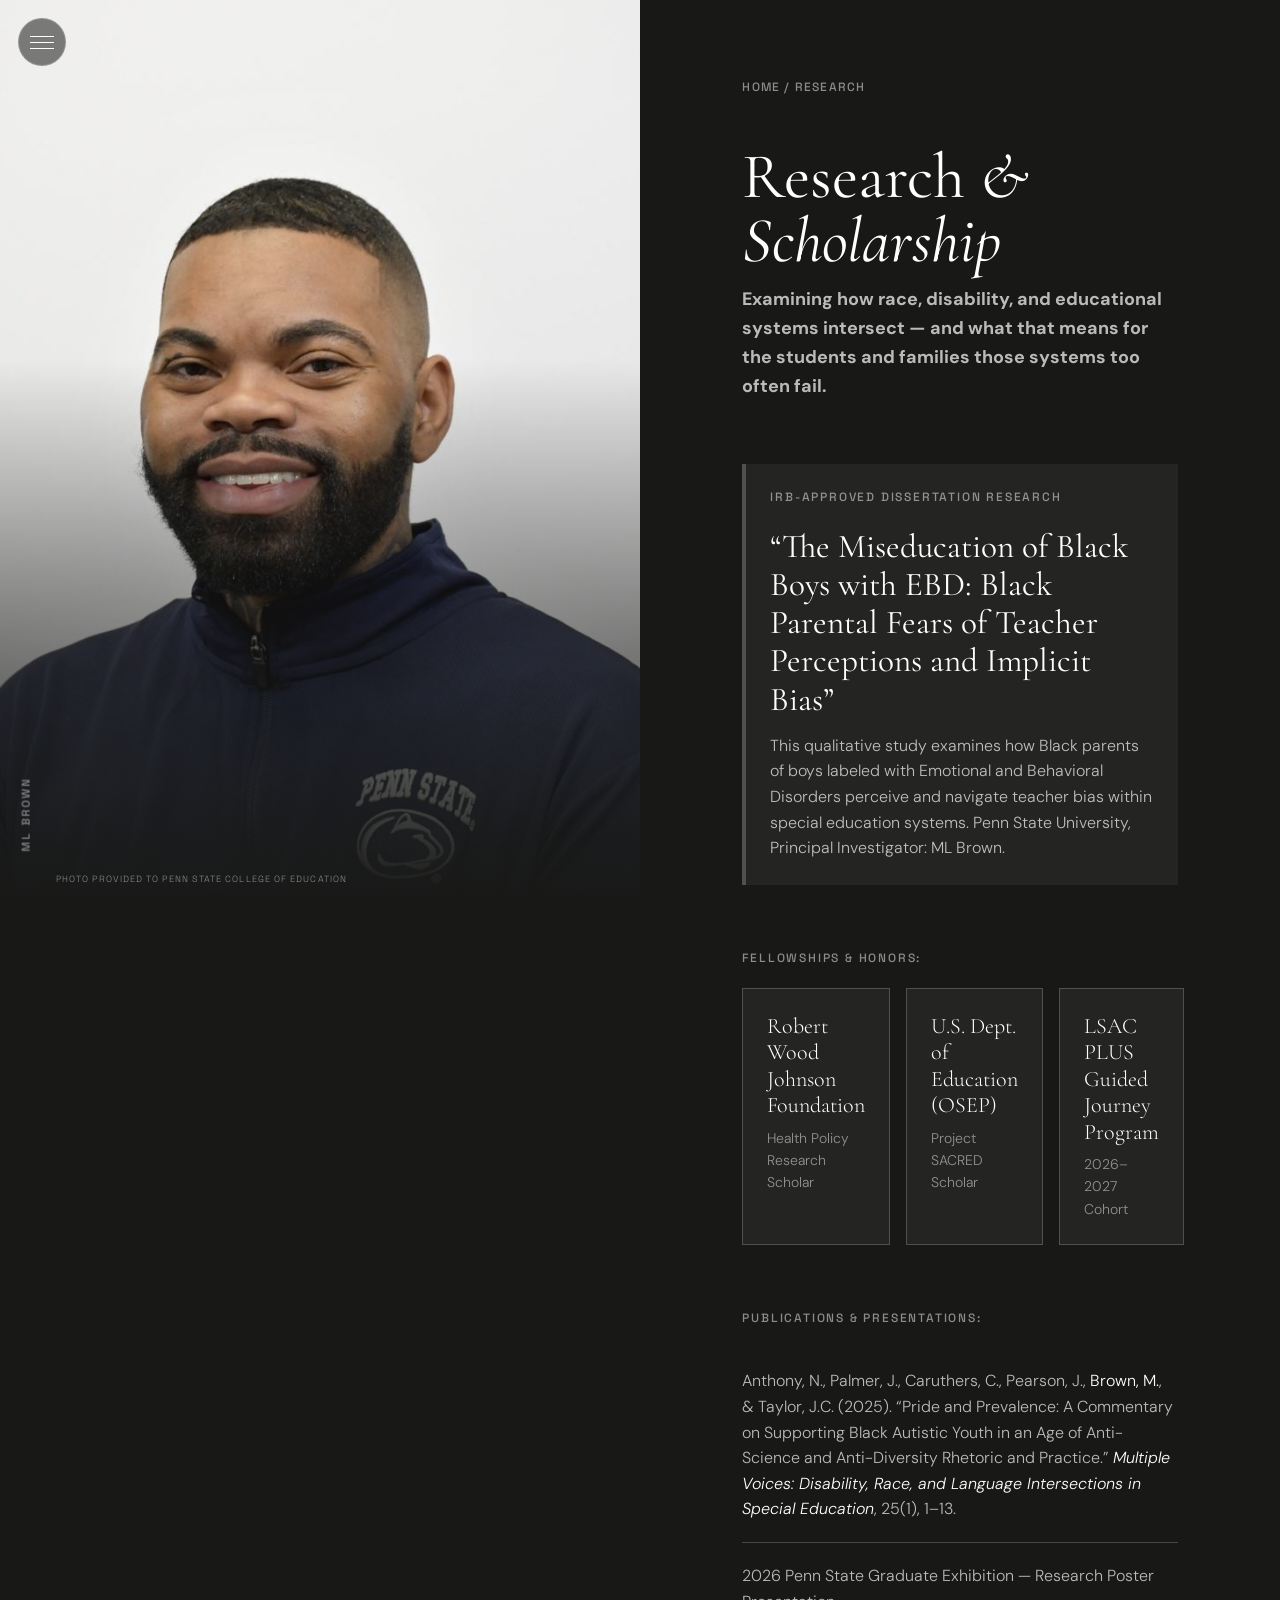
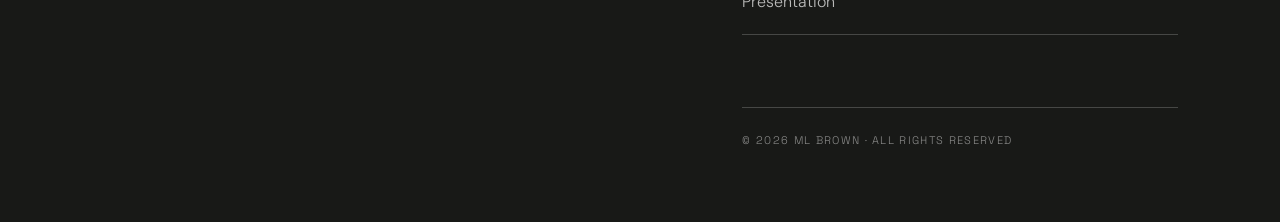
<file: research.html>
<!DOCTYPE html>
<!-- ============================================================
     RESEARCH.HTML — Research & Scholarship
     ============================================================ -->
<html lang="en">
<head>
  <meta charset="UTF-8">
  <meta name="viewport" content="width=device-width, initial-scale=1.0">
  <title>Research — ML Brown</title>
  <meta name="description" content="ML Brown's research examines race, disability, and educational equity — including his IRB-approved dissertation on Black parental fears of teacher perceptions and implicit bias.">

  <link rel="preconnect" href="https://fonts.googleapis.com">
  <link rel="preconnect" href="https://fonts.gstatic.com" crossorigin>
  <link href="https://fonts.googleapis.com/css2?family=Cormorant+Garamond:ital,wght@0,400;0,600;1,400&family=DM+Sans:wght@300;400;500&family=Space+Grotesk:wght@500&display=swap" rel="stylesheet">

  <link rel="stylesheet" href="styles.css">
</head>
<body>

  <!-- ========== NAVBAR ========== -->
  <div class="navbar">
    <button id="menuButton" class="menu-button" aria-label="Open menu" aria-expanded="false">
      <span class="menu-line"></span>
      <span class="menu-line"></span>
      <span class="menu-line"></span>
    </button>
  </div>
  <div id="navOverlay" class="nav-overlay"></div>
  <nav id="navPanel" class="nav-panel" aria-label="Site navigation">
    <p class="nav-panel-label">ML Brown — Menu</p>
    <a href="index.html">Home</a>
    <a href="public-speaking.html">Public Speaking</a>
    <a href="research.html" class="current">Research</a>
    <a href="creative-work.html">Creative Work</a>
    <a href="community.html">Community</a>
    <a href="about.html">About</a>
    <a href="contact.html">Contact</a>
    <p class="nav-panel-footer">© 2026 ML Brown</p>
  </nav>

  <!-- ========== LEFT PANEL ========== -->
  <div class="main-photo-wrapper">
    <img class="main-photo"
         src="images/headshot.jpg"
         alt="Portrait of ML Brown smiling in a navy Penn State quarter-zip">
    <div class="photo-area-scrim"></div>
    <p class="photo-credit">Photo provided to Penn State College of Education</p>
  </div>
  <span class="vertical-label">ML Brown</span>

  <!-- ========== RIGHT PANEL ========== -->
  <main class="content-wrapper inner-page">
    <div class="breadcrumb-bar">
      <a href="index.html">Home</a> / Research
    </div>

    <div class="page-title">
      <h1 class="title-huge">Research <span class="italic-text">&amp; Scholarship</span></h1>
      <h2 class="large-text">
        Examining how race, disability, and educational systems intersect — and what that
        means for the students and families those systems too often fail.
      </h2>
    </div>

    <!-- ========== DISSERTATION STUDY ========== -->
    <div class="section">
      <div class="card card-accent-left">
        <p class="accent-label">IRB-Approved Dissertation Research</p>
        <h3 class="title-medium">
          &ldquo;The Miseducation of Black Boys with EBD: Black Parental Fears of Teacher
          Perceptions and Implicit Bias&rdquo;
        </h3>
        <p style="margin-top: 14px;">
          This qualitative study examines how Black parents of boys labeled with Emotional and
          Behavioral Disorders perceive and navigate teacher bias within special education systems.
          Penn State University, Principal Investigator: ML Brown.
        </p>
      </div>
    </div>

    <!-- ========== FELLOWSHIPS ========== -->
    <div class="section">
      <p class="accent-label">Fellowships &amp; Honors:</p>
      <div class="card-grid">
        <a class="card" href="https://healthpolicyresearchscholars.org" target="_blank" rel="noopener">
          <p class="card-org">Robert Wood Johnson Foundation</p>
          <p class="card-role">Health Policy Research Scholar</p>
        </a>
        <a class="card" href="https://sites.psu.edu/sacred/" target="_blank" rel="noopener">
          <p class="card-org">U.S. Dept. of Education (OSEP)</p>
          <p class="card-role">Project SACRED Scholar</p>
        </a>
        <a class="card" href="https://www.lsac.org/plus" target="_blank" rel="noopener">
          <p class="card-org">LSAC PLUS Guided Journey Program</p>
          <p class="card-role">2026–2027 Cohort</p>
        </a>
      </div>
    </div>

    <!-- ========== PUBLICATIONS ========== -->
    <div class="section">
      <p class="accent-label">Publications &amp; Presentations:</p>
      <div class="pub-item">
        Anthony, N., Palmer, J., Caruthers, C., Pearson, J., <span class="text-white">Brown, M.</span>,
        &amp; Taylor, J.C. (2025). &ldquo;Pride and Prevalence: A Commentary on Supporting Black
        Autistic Youth in an Age of Anti-Science and Anti-Diversity Rhetoric and Practice.&rdquo;
        <em>Multiple Voices: Disability, Race, and Language Intersections in Special Education</em>,
        25(1), 1–13.
      </div>
      <div class="pub-item">
        2026 Penn State Graduate Exhibition — Research Poster Presentation
      </div>
    </div>

    <footer class="site-footer">© 2026 ML Brown · All Rights Reserved</footer>
  </main>

  <button id="backToTop" class="back-to-top" aria-label="Back to top">&uarr;</button>
  <script src="script.js"></script>
</body>
</html>
</file>
<file: styles.css>
/* ============================================================
   STYLES.CSS — ML Brown Portfolio
   Shared stylesheet for all pages.

   HOW TO EDIT: colors and fonts live in the :root block below.
   Each component is labeled with a banner comment.
   ============================================================ */

/* ------------------------------------------------------------
   DESIGN TOKENS
   ------------------------------------------------------------ */
:root {
  --dark: #181917;
  --dark-transparent: #18191700;
  --white: white;
  --body-text: #ffffffb3;
  --muted-text: #ffffff80;
  --borders: #fff3;
  --card-bg: #ffffff0d;
  --input-border: #ffffff26;
  --heading-font: "Cormorant Garamond", "Times New Roman", serif;
  --body-font: "DM Sans", Arial, sans-serif;
  --accent-font: "Space Grotesk", Arial, sans-serif;
}

/* ------------------------------------------------------------
   BASE / RESET
   ------------------------------------------------------------ */
* { margin: 0; padding: 0; box-sizing: border-box; }

html { scroll-behavior: smooth; }

body {
  background: var(--dark);
  color: var(--body-text);
  font-family: var(--body-font);
  font-weight: 300;
  font-size: 16px;
  line-height: 1.6;
  -webkit-font-smoothing: antialiased;
}

img { max-width: 100%; display: block; }
a { color: inherit; text-decoration: none; }
::selection { background: var(--white); color: var(--dark); }

/* ------------------------------------------------------------
   TYPOGRAPHY UTILITIES
   ------------------------------------------------------------ */
.title-large {
  font-family: var(--heading-font);
  font-weight: 400;
  font-size: clamp(32px, 4vw, 54px);
  line-height: 1.1em;
  color: var(--body-text);
}

.title-huge {
  font-family: var(--heading-font);
  font-weight: 400;
  font-size: clamp(38px, 5vw, 76px);
  line-height: 1em;
  color: var(--white);
}

.title-medium {
  font-family: var(--heading-font);
  font-weight: 400;
  font-size: clamp(24px, 2.6vw, 36px);
  line-height: 1.15em;
  color: var(--white);
}

.title-small {
  font-family: var(--accent-font);
  font-weight: 500;
  font-size: 14px;
  letter-spacing: 0.1em;
  text-transform: uppercase;
  color: var(--white);
}

.large-text {
  font-family: var(--body-font);
  font-size: 18px;
  color: var(--body-text);
  max-width: 520px;
  margin-top: 12px;
}

.accent-label {
  font-family: var(--accent-font);
  font-weight: 500;
  font-size: 12px;
  letter-spacing: 0.15em;
  text-transform: uppercase;
  color: var(--muted-text);
  margin-bottom: 20px;
}

.text-white { color: var(--white); }
.italic-text { font-style: italic; }
.muted { color: var(--muted-text); }

/* ------------------------------------------------------------
   LEFT PANEL — FIXED PORTRAIT PHOTO
   ------------------------------------------------------------ */
.main-photo-wrapper {
  position: fixed;
  left: 0;
  top: 0;
  width: 50vw;
  height: 100vh;
  overflow: hidden;
  z-index: 1;
}

.main-photo {
  width: 100%;
  height: 100%;
  object-fit: cover;
  filter: grayscale(20%);
}

/* Gradient scrim: transparent at top, dark at bottom */
.photo-area-scrim {
  position: absolute;
  inset: 0;
  background: linear-gradient(to bottom, var(--dark-transparent) 40%, var(--dark) 100%);
  pointer-events: none;
}

/* Photo credit, bottom of photo panel */
.photo-credit {
  position: absolute;
  bottom: 14px;
  left: 56px;
  font-family: var(--accent-font);
  font-size: 9px;
  letter-spacing: 0.12em;
  text-transform: uppercase;
  color: var(--muted-text);
}

/* Vertical "ML BROWN" label on the far-left edge */
.vertical-label {
  position: fixed;
  left: 18px;
  bottom: 48px;
  z-index: 5;
  font-family: var(--accent-font);
  font-weight: 500;
  font-size: 11px;
  letter-spacing: 0.2em;
  text-transform: uppercase;
  color: var(--muted-text);
  writing-mode: vertical-rl;
  transform: rotate(180deg); /* reads bottom-to-top */
}

/* ------------------------------------------------------------
   RIGHT PANEL — SCROLLABLE CONTENT
   ------------------------------------------------------------ */
.content-wrapper {
  margin-left: 50vw;
  min-height: 100vh;
  background: var(--dark);
  padding: 10vh 8vw;
  position: relative;
  z-index: 2;
}

.content-wrapper.inner-page {
  padding: 78px 8vw 72px;
}

/* Home intro block */
.cover-page-intro .intro-text-block {
  font-family: var(--body-font);
  font-size: 17px;
  color: var(--body-text);
  margin-top: 2vh;
  max-width: 480px;
}

/* ------------------------------------------------------------
   COVER PAGE MENU (home navigation list)
   ------------------------------------------------------------ */
.cover-page-menu {
  margin-top: 6vh;
  border-top: 1px solid var(--borders);
}

.cover-page-link {
  display: flex;
  align-items: center;
  gap: 16px;
  width: 100%;
  padding: 18px 0;
  border-bottom: 1px solid var(--borders);
  cursor: pointer;
}

.cover-link-circle {
  width: 8px;
  height: 8px;
  flex-shrink: 0;
  border: 1px solid var(--borders);
  border-radius: 50%;
  transition: background-color 0.35s ease, border-color 0.35s ease;
}

.cover-page-link:hover .cover-link-circle {
  background: var(--white);
  border-color: var(--white);
}

/* Text reveal: two copies stacked inside an overflow-hidden window;
   hovering slides the stack up by one line. */
.link-text {
  height: 1.5em;
  overflow: hidden;
}

.link-text-inner {
  display: flex;
  flex-direction: column;
  transition: transform 0.4s cubic-bezier(0.22, 1, 0.36, 1);
}

.link-text-inner .title-small {
  height: 1.5em;
  line-height: 1.5em;
}

.cover-page-link:hover .link-text-inner {
  transform: translateY(-1.5em);
}

/* Second copy renders muted for a subtle shift on reveal */
.link-text-inner .title-small:last-child { color: var(--body-text); }

/* Right-edge arrow on cover links */
.cover-link-arrow {
  margin-left: auto;
  color: var(--muted-text);
  font-family: var(--body-font);
  transition: transform 0.35s ease, color 0.35s ease;
}
.cover-page-link:hover .cover-link-arrow {
  transform: translateX(4px);
  color: var(--white);
}

/* ------------------------------------------------------------
   NAVBAR — HAMBURGER + SLIDE-IN PANEL (left edge)
   ------------------------------------------------------------ */
.navbar {
  position: fixed;
  top: 0;
  left: 0;
  z-index: 100;
  padding: 18px;
}

.menu-button {
  width: 48px;
  height: 48px;
  display: flex;
  flex-direction: column;
  align-items: center;
  justify-content: center;
  gap: 5px;
  background: rgba(24, 25, 23, 0.55);
  backdrop-filter: blur(6px);
  border: 1px solid var(--borders);
  border-radius: 50%;
  cursor: pointer;
}

.menu-button .menu-line {
  width: 24px;
  height: 1px;
  background: var(--white);
  transition: transform 0.35s ease, opacity 0.35s ease;
}

/* Hamburger → X when the panel is open */
.menu-button.open .menu-line:nth-child(1) { transform: translateY(6px) rotate(45deg); }
.menu-button.open .menu-line:nth-child(2) { opacity: 0; }
.menu-button.open .menu-line:nth-child(3) { transform: translateY(-6px) rotate(-45deg); }

.nav-panel {
  position: fixed;
  top: 0;
  left: 0;
  height: 100vh;
  width: min(360px, 88vw);
  background: var(--dark);
  border-right: 1px solid var(--borders);
  z-index: 90;
  padding: 110px 40px 40px;
  transform: translateX(-100%);
  transition: transform 0.45s cubic-bezier(0.22, 1, 0.36, 1);
  display: flex;
  flex-direction: column;
}

.nav-panel.open { transform: translateX(0); }

.nav-panel .nav-panel-label {
  font-family: var(--accent-font);
  font-size: 11px;
  letter-spacing: 0.2em;
  text-transform: uppercase;
  color: var(--muted-text);
  margin-bottom: 28px;
}

.nav-panel a {
  font-family: var(--heading-font);
  font-size: 28px;
  color: var(--body-text);
  padding: 10px 0;
  border-bottom: 1px solid var(--borders);
  transition: color 0.3s ease, padding-left 0.3s ease;
}

.nav-panel a:hover,
.nav-panel a.current {
  color: var(--white);
  padding-left: 8px;
}

.nav-panel .nav-panel-footer {
  margin-top: auto;
  font-family: var(--accent-font);
  font-size: 10px;
  letter-spacing: 0.15em;
  text-transform: uppercase;
  color: var(--muted-text);
}

/* Dimmed backdrop behind the open panel */
.nav-overlay {
  position: fixed;
  inset: 0;
  background: rgba(0, 0, 0, 0.5);
  z-index: 80;
  opacity: 0;
  pointer-events: none;
  transition: opacity 0.4s ease;
}
.nav-overlay.open { opacity: 1; pointer-events: auto; }

/* ------------------------------------------------------------
   INNER-PAGE STRUCTURE
   ------------------------------------------------------------ */
.breadcrumb-bar {
  font-family: var(--accent-font);
  font-weight: 500;
  font-size: 12px;
  letter-spacing: 0.1em;
  text-transform: uppercase;
  color: var(--muted-text);
  margin-bottom: 48px;
}

.breadcrumb-bar a:hover { color: var(--white); }

.page-title { margin-bottom: 24px; }

.section { margin-top: 64px; }

/* ------------------------------------------------------------
   CARDS
   ------------------------------------------------------------ */
.card {
  background: var(--card-bg);
  border: 1px solid var(--borders);
  padding: 24px;
}

/* Dissertation card variant: heavier left border, no full frame */
.card.card-accent-left {
  border: none;
  border-left: 4px solid var(--borders);
}

.card-grid {
  display: grid;
  grid-template-columns: repeat(3, 1fr);
  gap: 16px;
}

.card .card-org {
  font-family: var(--heading-font);
  font-size: 22px;
  line-height: 1.2;
  color: var(--white);
  margin-bottom: 8px;
}

.card .card-role {
  font-size: 14px;
  color: var(--muted-text);
}

/* ------------------------------------------------------------
   FEATURED TALK (video card)
   ------------------------------------------------------------ */
.horizontal-video-section {
  display: flex;
  gap: 24px;
  background: var(--card-bg);
  border: 1px solid var(--borders);
  padding: 24px;
}

.video-thumb {
  position: relative;
  flex: 0 0 46%;
  aspect-ratio: 16 / 9;
  background: #101110;
  border: 1px solid var(--borders);
  cursor: pointer;
  display: flex;
  align-items: center;
  justify-content: center;
  overflow: hidden;
}

.video-thumb .thumb-note {
  font-family: var(--accent-font);
  font-size: 10px;
  letter-spacing: 0.15em;
  text-transform: uppercase;
  color: var(--muted-text);
  position: absolute;
  bottom: 12px;
  left: 12px;
}

.play-button {
  width: 56px;
  height: 56px;
  border: 1px solid var(--white);
  border-radius: 50%;
  display: flex;
  align-items: center;
  justify-content: center;
  transition: background-color 0.3s ease;
}
.play-button::after {
  content: '';
  border-left: 12px solid var(--white);
  border-top: 7px solid transparent;
  border-bottom: 7px solid transparent;
  margin-left: 3px;
  transition: border-left-color 0.3s ease;
}
.video-thumb:hover .play-button { background: var(--white); }
.video-thumb:hover .play-button::after { border-left-color: var(--dark); }

.video-meta { flex: 1; align-self: center; }
.video-meta .talk-title {
  font-family: var(--heading-font);
  font-size: 26px;
  line-height: 1.2;
  color: var(--white);
  margin-bottom: 10px;
}
.video-meta .talk-host { font-size: 15px; margin-bottom: 4px; }
.video-meta .talk-date { font-size: 13px; color: var(--muted-text); }

/* Video lightbox */
.lightbox {
  position: fixed;
  inset: 0;
  background: rgba(0, 0, 0, 0.85);
  z-index: 200;
  display: none;
  align-items: center;
  justify-content: center;
  padding: 5vw;
}
.lightbox.open { display: flex; }
.lightbox-content {
  width: min(880px, 100%);
  aspect-ratio: 16 / 9;
  background: var(--dark);
  border: 1px solid var(--borders);
  display: flex;
  align-items: center;
  justify-content: center;
  position: relative;
}
.lightbox-content iframe { width: 100%; height: 100%; border: 0; }
.lightbox-close {
  position: absolute;
  top: -40px;
  right: 0;
  font-family: var(--accent-font);
  font-size: 12px;
  letter-spacing: 0.15em;
  text-transform: uppercase;
  color: var(--white);
  cursor: pointer;
  background: none;
  border: none;
}

/* ------------------------------------------------------------
   EVENT LISTS
   ------------------------------------------------------------ */
.event-item {
  display: flex;
  flex-wrap: wrap;
  justify-content: space-between;
  gap: 8px;
  border-bottom: 1px solid var(--borders);
  padding: 18px 0;
}
.event-item .event-name { color: var(--white); }
.event-item .event-meta { color: var(--muted-text); font-size: 14px; }

/* Simple borderless list (Recent Past) */
.plain-list { list-style: none; }
.plain-list li { color: var(--muted-text); padding: 6px 0; }

/* Numbered topics list */
.topic-item {
  display: flex;
  align-items: baseline;
  gap: 18px;
  border-bottom: 1px solid var(--borders);
  padding: 16px 0;
}
.topic-item .topic-num {
  font-family: var(--accent-font);
  font-size: 11px;
  letter-spacing: 0.1em;
  color: var(--muted-text);
}
.topic-item .topic-name {
  font-family: var(--heading-font);
  font-size: 22px;
  color: var(--white);
}

/* Publications */
.pub-item {
  border-bottom: 1px solid var(--borders);
  padding: 20px 0;
  max-width: 720px;
}
.pub-item em { color: var(--white); font-style: italic; }

/* ------------------------------------------------------------
   FORMS
   ------------------------------------------------------------ */
.form-grid {
  display: grid;
  grid-template-columns: 1fr 1fr;
  gap: 14px;
  max-width: 640px;
}
.form-grid .full-width { grid-column: 1 / -1; }

.form-field {
  width: 100%;
  background: transparent;
  border: 1px solid var(--input-border);
  color: var(--white);
  font-family: var(--body-font);
  font-size: 15px;
  padding: 12px 14px;
  transition: border-color 0.3s ease;
}
.form-field:focus { outline: none; border-color: var(--white); }
.form-field::placeholder { color: var(--muted-text); }
select.form-field option { background: var(--dark); }
textarea.form-field { resize: vertical; min-height: 120px; }

.submit-button {
  background: var(--white);
  color: var(--dark);
  font-family: var(--accent-font);
  font-weight: 500;
  font-size: 13px;
  letter-spacing: 0.1em;
  text-transform: uppercase;
  padding: 9px 24px;
  border: 1px solid var(--white);
  cursor: pointer;
  transition: background-color 0.3s ease, color 0.3s ease;
}
.submit-button:hover { background: transparent; color: var(--white); }

.form-confirm {
  display: none;
  margin-top: 14px;
  color: var(--white);
  font-size: 14px;
}
.form-confirm.show { display: block; }

/* ------------------------------------------------------------
   LINK ROWS / BUTTONS
   ------------------------------------------------------------ */
.text-link {
  font-family: var(--accent-font);
  font-weight: 500;
  font-size: 12px;
  letter-spacing: 0.12em;
  text-transform: uppercase;
  color: var(--white);
  border-bottom: 1px solid var(--borders);
  padding-bottom: 3px;
  transition: border-color 0.3s ease, color 0.3s ease;
}
.text-link:hover { border-color: var(--white); }

.links-row {
  display: flex;
  flex-wrap: wrap;
  gap: 28px;
  margin-top: 24px;
}
.links-row a {
  font-family: var(--accent-font);
  font-size: 12px;
  letter-spacing: 0.12em;
  text-transform: uppercase;
  color: var(--muted-text);
  transition: color 0.3s ease;
}
.links-row a:hover { color: var(--white); }

.outline-button {
  display: inline-block;
  border: 1px solid var(--borders);
  color: var(--white);
  font-family: var(--accent-font);
  font-weight: 500;
  font-size: 13px;
  letter-spacing: 0.1em;
  text-transform: uppercase;
  padding: 9px 24px;
  transition: background-color 0.3s ease, color 0.3s ease;
}
.outline-button:hover { background: var(--white); color: var(--dark); }

/* ------------------------------------------------------------
   FOOTER
   ------------------------------------------------------------ */
.site-footer {
  margin-top: 72px;
  padding-top: 24px;
  border-top: 1px solid var(--borders);
  font-family: var(--accent-font);
  font-size: 11px;
  letter-spacing: 0.12em;
  text-transform: uppercase;
  color: var(--muted-text);
}

/* ------------------------------------------------------------
   BACK TO TOP BUTTON
   ------------------------------------------------------------ */
.back-to-top {
  position: fixed;
  bottom: 24px;
  right: 24px;
  z-index: 60;
  width: 44px;
  height: 44px;
  border: 1px solid var(--borders);
  border-radius: 50%;
  background: rgba(24, 25, 23, 0.7);
  backdrop-filter: blur(6px);
  color: var(--white);
  font-size: 16px;
  cursor: pointer;
  opacity: 0;
  pointer-events: none;
  transition: opacity 0.35s ease;
}
.back-to-top.show { opacity: 1; pointer-events: auto; }
.back-to-top:hover { background: var(--white); color: var(--dark); }

/* ------------------------------------------------------------
   RESPONSIVE — below 768px the photo collapses to a top banner
   and everything becomes a single column.
   ------------------------------------------------------------ */
@media (max-width: 767px) {
  .main-photo-wrapper {
    position: relative;
    width: 100%;
    height: 46vh;
  }

  .vertical-label { display: none; }
  .photo-credit { left: 18px; }

  .content-wrapper,
  .content-wrapper.inner-page {
    margin-left: 0;
    padding: 48px 6vw 56px;
  }

  .card-grid { grid-template-columns: 1fr; }
  .horizontal-video-section { flex-direction: column; }
  .video-thumb { flex-basis: auto; width: 100%; }
  .form-grid { grid-template-columns: 1fr; }
  .breadcrumb-bar { margin-bottom: 32px; }
  .section { margin-top: 48px; }
}
</file>
